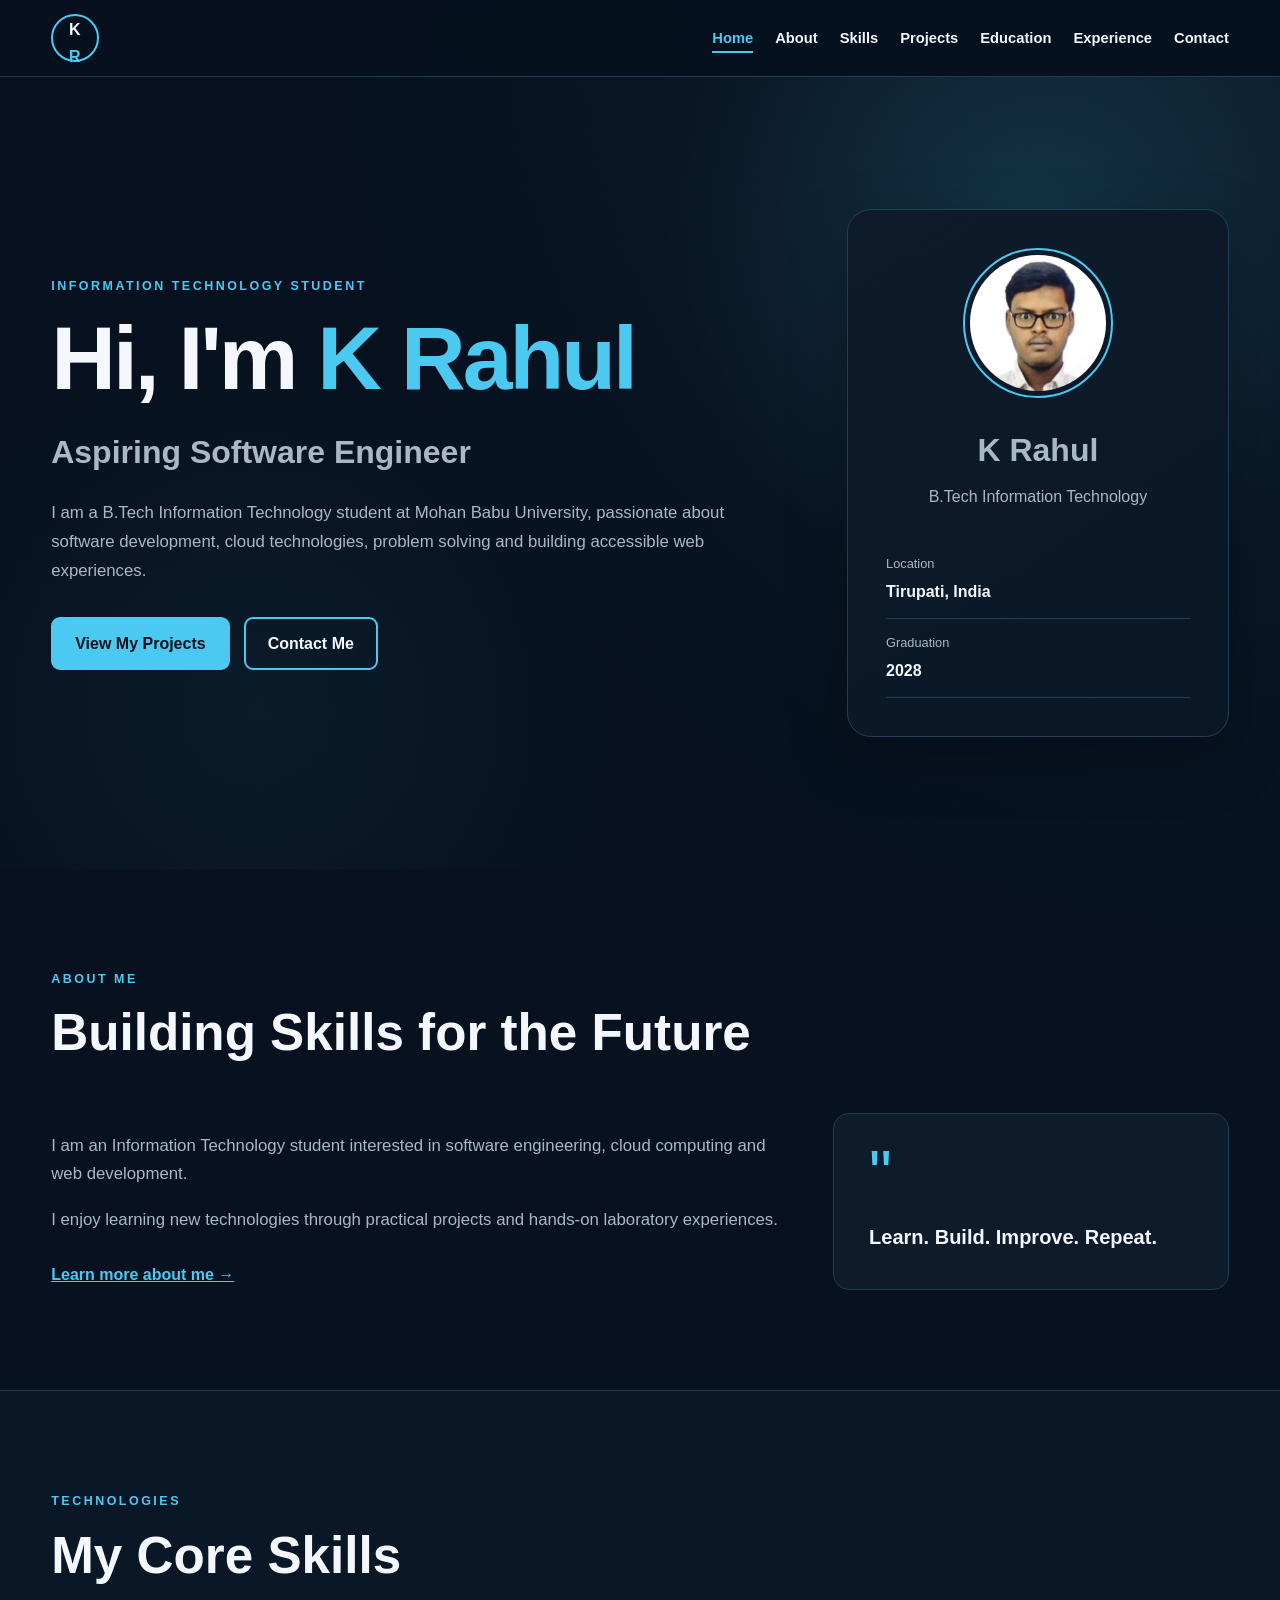
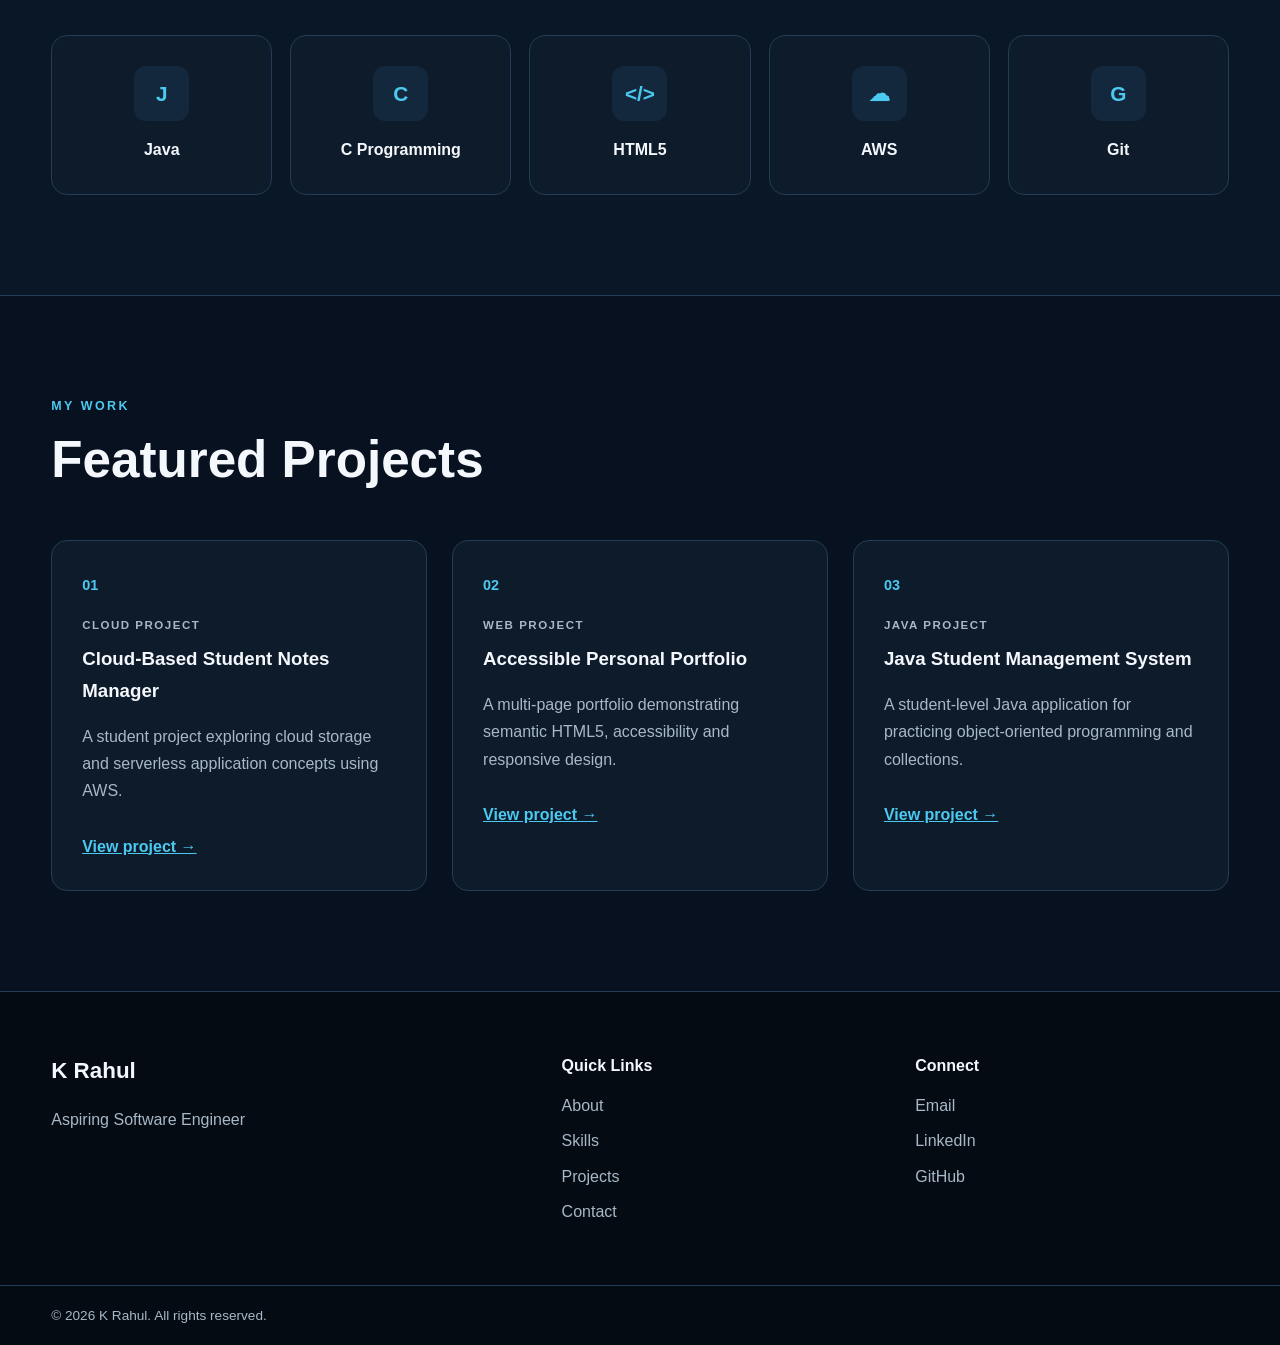
<file: index.html>
<!DOCTYPE html>
<html lang="en">
<head>
    <meta charset="UTF-8">

    <meta name="viewport" content="width=device-width, initial-scale=1.0">

    <title>K Rahul | Aspiring Software Engineer</title>

    <meta
        name="description"
        content="Portfolio of K Rahul, an Information Technology student and aspiring software engineer skilled in Java, C, HTML5, AWS and Git."
    >

    <meta
        name="keywords"
        content="K Rahul, Information Technology, Java, C, HTML5, AWS, Git, Software Engineer"
    >

    <meta name="author" content="K Rahul">

    <meta property="og:title" content="K Rahul | Aspiring Software Engineer">
    <meta
        property="og:description"
        content="Personal portfolio of K Rahul, an Information Technology student."
    >
    <meta property="og:type" content="website">

    <link rel="icon" type="image/png" href="assets/icons/favicon.png">
    <link rel="stylesheet" href="css/style.css">
</head>

<body>

<a class="skip-link" href="#main-content">
    Skip to main content
</a>

<header class="site-header">

    <nav class="navbar container" aria-label="Primary navigation">

        <a class="logo" href="index.html" aria-label="K Rahul home">
            K<span>R</span>
        </a>

        <button
            class="menu-button"
            type="button"
            aria-expanded="false"
            aria-controls="primary-navigation"
            aria-label="Open navigation menu"
        >
            <span></span>
            <span></span>
            <span></span>
        </button>

        <ul class="nav-list" id="primary-navigation">

            <li>
                <a href="index.html" aria-current="page">Home</a>
            </li>

            <li>
                <a href="about.html">About</a>
            </li>

            <li>
                <a href="skills.html">Skills</a>
            </li>

            <li>
                <a href="projects.html">Projects</a>
            </li>

            <li>
                <a href="education.html">Education</a>
            </li>

            <li>
                <a href="experience.html">Experience</a>
            </li>

            <li>
                <a href="contact.html">Contact</a>
            </li>

        </ul>

    </nav>

</header>


<main id="main-content">

    <!-- Hero Section -->
    <section class="hero" aria-labelledby="hero-title">

        <div class="hero-background"></div>

        <div class="container hero-container">

            <div class="hero-content">

                <p class="eyebrow">
                    INFORMATION TECHNOLOGY STUDENT
                </p>

                <h1 id="hero-title">
                    Hi, I'm <span>K Rahul</span>
                </h1>

                <h2>
                    Aspiring Software Engineer
                </h2>

                <p class="hero-description">
                    I am a B.Tech Information Technology student at
                    Mohan Babu University, passionate about software
                    development, cloud technologies, problem solving
                    and building accessible web experiences.
                </p>

                <div class="hero-buttons">

                    <a
                        href="projects.html"
                        class="button primary-button"
                    >
                        View My Projects
                    </a>

                    <a
                        href="contact.html"
                        class="button secondary-button"
                    >
                        Contact Me
                    </a>

                </div>

            </div>


            <aside class="profile-card" aria-label="Personal information">

                <div class="profile-image-container">

                    <img
                        src="assets/images/profile.jpg"
                        alt="Portrait of K Rahul"
                        class="profile-image"
                    >

                </div>

                <h2>K Rahul</h2>

                <p>
                    B.Tech Information Technology
                </p>

                <div class="profile-details">

                    <div>
                        <span>Location</span>
                        <strong>Tirupati, India</strong>
                    </div>

                    <div>
                        <span>Graduation</span>
                        <strong>2028</strong>
                    </div>

                </div>

            </aside>

        </div>

    </section>


    <!-- About Preview -->
    <section class="section" aria-labelledby="about-preview-title">

        <div class="container">

            <div class="section-heading">

                <p class="eyebrow">ABOUT ME</p>

                <h2 id="about-preview-title">
                    Building Skills for the Future
                </h2>

            </div>

            <div class="about-preview">

                <div>

                    <p>
                        I am an Information Technology student interested
                        in software engineering, cloud computing and web
                        development.
                    </p>

                    <p>
                        I enjoy learning new technologies through practical
                        projects and hands-on laboratory experiences.
                    </p>

                    <a href="about.html" class="text-link">
                        Learn more about me →
                    </a>

                </div>

                <aside class="quote-card">

                    <span class="quote-mark" aria-hidden="true">
                        "
                    </span>

                    <p>
                        Learn. Build. Improve. Repeat.
                    </p>

                </aside>

            </div>

        </div>

    </section>


    <!-- Skills Preview -->
    <section class="section section-dark" aria-labelledby="skills-preview-title">

        <div class="container">

            <div class="section-heading">

                <p class="eyebrow">TECHNOLOGIES</p>

                <h2 id="skills-preview-title">
                    My Core Skills
                </h2>

            </div>

            <div class="skills-preview">

                <article class="skill-mini-card">
                    <span aria-hidden="true">J</span>
                    <h3>Java</h3>
                </article>

                <article class="skill-mini-card">
                    <span aria-hidden="true">C</span>
                    <h3>C Programming</h3>
                </article>

                <article class="skill-mini-card">
                    <span aria-hidden="true">&lt;/&gt;</span>
                    <h3>HTML5</h3>
                </article>

                <article class="skill-mini-card">
                    <span aria-hidden="true">☁</span>
                    <h3>AWS</h3>
                </article>

                <article class="skill-mini-card">
                    <span aria-hidden="true">G</span>
                    <h3>Git</h3>
                </article>

            </div>

        </div>

    </section>


    <!-- Projects Preview -->
    <section class="section" aria-labelledby="projects-preview-title">

        <div class="container">

            <div class="section-heading">

                <p class="eyebrow">MY WORK</p>

                <h2 id="projects-preview-title">
                    Featured Projects
                </h2>

            </div>

            <div class="project-preview-grid">

                <article class="project-preview-card">

                    <span class="project-number">
                        01
                    </span>

                    <p class="project-type">
                        CLOUD PROJECT
                    </p>

                    <h3>
                        Cloud-Based Student Notes Manager
                    </h3>

                    <p>
                        A student project exploring cloud storage and
                        serverless application concepts using AWS.
                    </p>

                    <a href="projects.html">
                        View project →
                    </a>

                </article>


                <article class="project-preview-card">

                    <span class="project-number">
                        02
                    </span>

                    <p class="project-type">
                        WEB PROJECT
                    </p>

                    <h3>
                        Accessible Personal Portfolio
                    </h3>

                    <p>
                        A multi-page portfolio demonstrating semantic
                        HTML5, accessibility and responsive design.
                    </p>

                    <a href="projects.html">
                        View project →
                    </a>

                </article>


                <article class="project-preview-card">

                    <span class="project-number">
                        03
                    </span>

                    <p class="project-type">
                        JAVA PROJECT
                    </p>

                    <h3>
                        Java Student Management System
                    </h3>

                    <p>
                        A student-level Java application for practicing
                        object-oriented programming and collections.
                    </p>

                    <a href="projects.html">
                        View project →
                    </a>

                </article>

            </div>

        </div>

    </section>

</main>


<footer class="site-footer">

    <div class="container footer-grid">

        <div>

            <a class="footer-logo" href="index.html">
                K Rahul
            </a>

            <p>
                Aspiring Software Engineer
            </p>

        </div>


        <div>

            <h2>Quick Links</h2>

            <nav aria-label="Footer navigation">

                <ul class="footer-links">

                    <li><a href="about.html">About</a></li>
                    <li><a href="skills.html">Skills</a></li>
                    <li><a href="projects.html">Projects</a></li>
                    <li><a href="contact.html">Contact</a></li>

                </ul>

            </nav>

        </div>


        <div>

            <h2>Connect</h2>

            <ul class="footer-links">

                <li>
                    <a href="mailto:kalapatirahul1@gmail.com">
                        Email
                    </a>
                </li>

                <li>
                    <a
                        href="https://www.linkedin.com/in/rahulkalapati/"
                        target="_blank"
                        rel="noopener noreferrer"
                    >
                        LinkedIn
                        <span class="visually-hidden">
                            opens in a new tab
                        </span>
                    </a>
                </li>

                <li>
                    <a
                        href="https://github.com/kalapatirahul"
                        target="_blank"
                        rel="noopener noreferrer"
                    >
                        GitHub
                        <span class="visually-hidden">
                            opens in a new tab
                        </span>
                    </a>
                </li>

            </ul>

        </div>

    </div>


    <div class="footer-bottom">

        <div class="container">

            <p>
                &copy; 2026 K Rahul. All rights reserved.
            </p>

        </div>

    </div>

</footer>


<script src="js/script.js"></script>

</body>
</html>
</file>
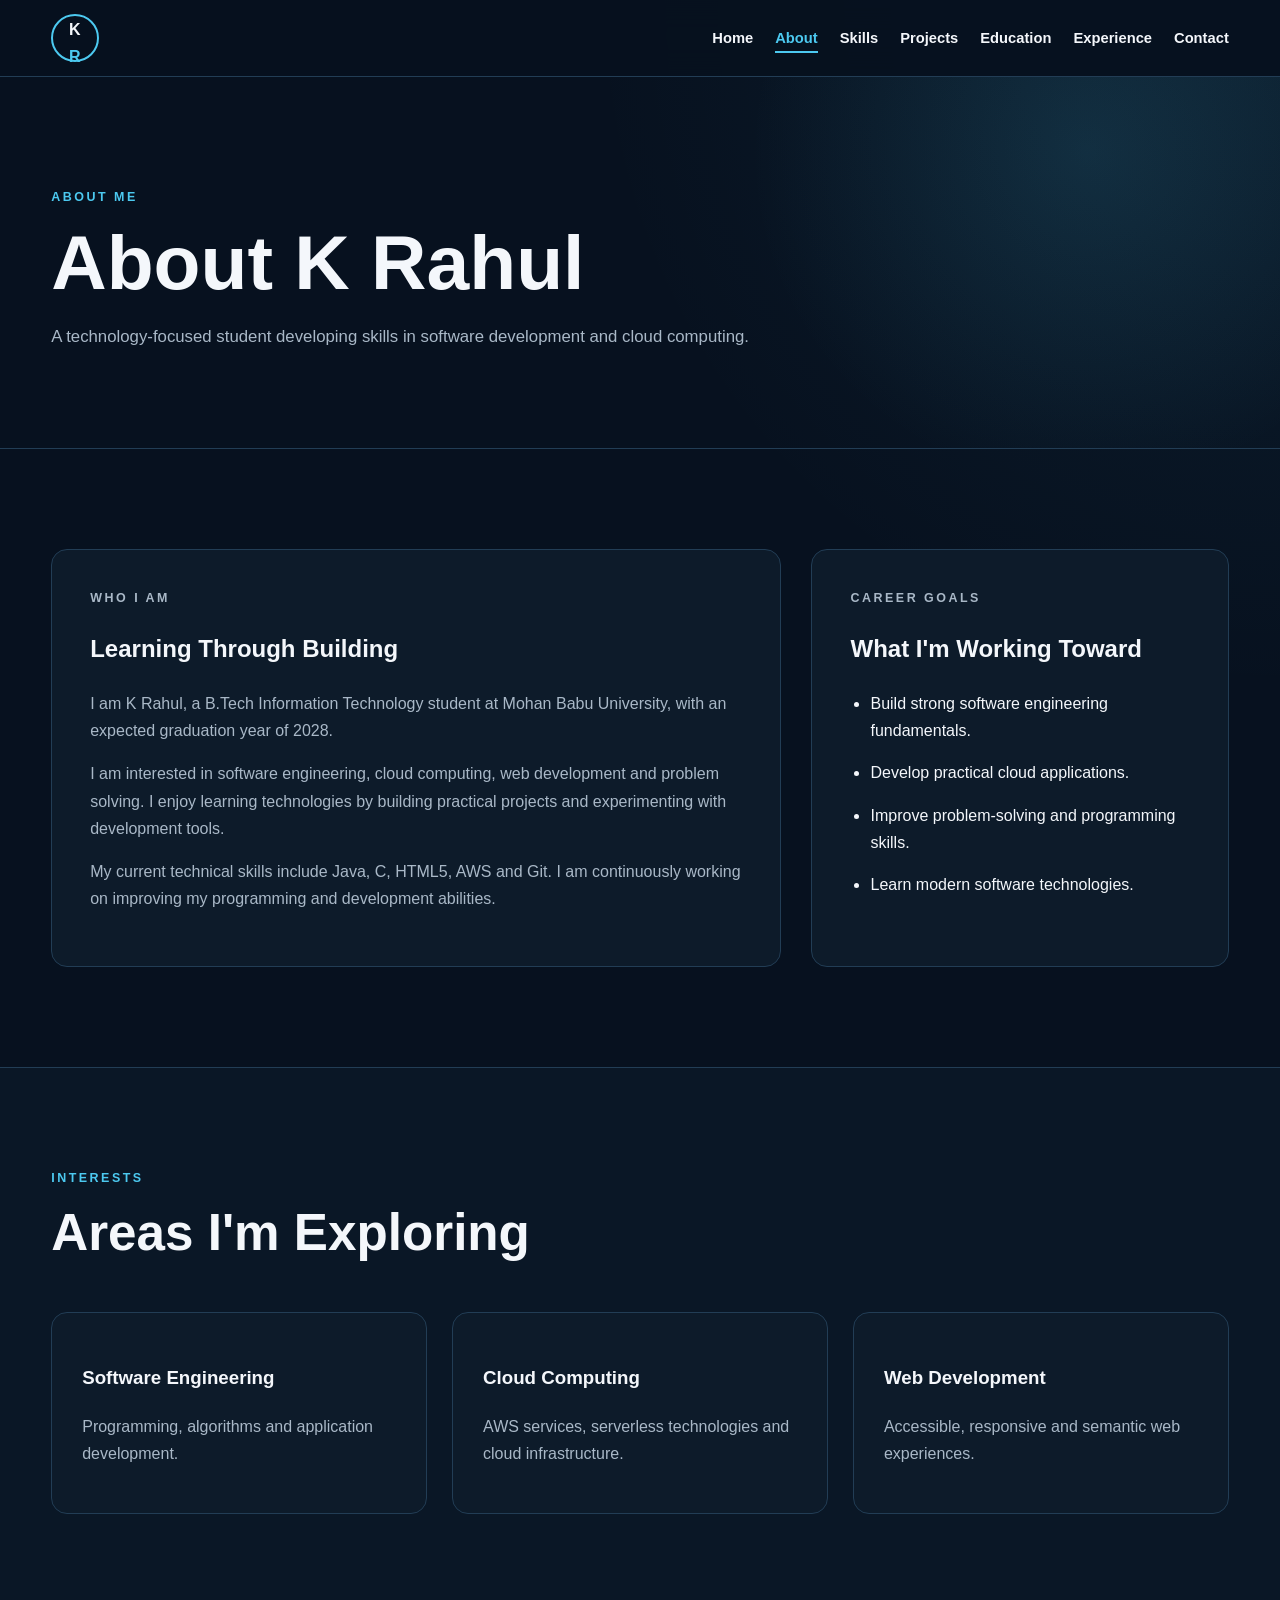
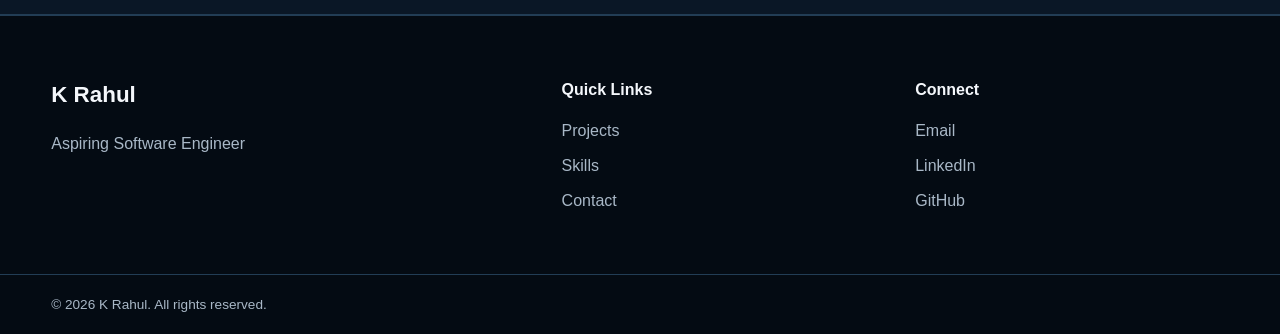
<file: about.html>
<!DOCTYPE html>
<html lang="en">
<head>

    <meta charset="UTF-8">

    <meta name="viewport" content="width=device-width, initial-scale=1.0">

    <title>About | K Rahul</title>

    <meta
        name="description"
        content="Learn about K Rahul, an Information Technology student and aspiring software engineer."
    >

    <meta name="author" content="K Rahul">

    <link rel="icon" type="image/png" href="assets/icons/favicon.png">

    <link rel="stylesheet" href="css/style.css">

</head>

<body>

<a class="skip-link" href="#main-content">
    Skip to main content
</a>


<header class="site-header">

    <nav class="navbar container" aria-label="Primary navigation">

        <a class="logo" href="index.html" aria-label="K Rahul home">
            K<span>R</span>
        </a>

        <button
            class="menu-button"
            type="button"
            aria-expanded="false"
            aria-controls="primary-navigation"
            aria-label="Open navigation menu"
        >
            <span></span>
            <span></span>
            <span></span>
        </button>

        <ul class="nav-list" id="primary-navigation">

            <li><a href="index.html">Home</a></li>

            <li>
                <a href="about.html" aria-current="page">
                    About
                </a>
            </li>

            <li><a href="skills.html">Skills</a></li>

            <li><a href="projects.html">Projects</a></li>

            <li><a href="education.html">Education</a></li>

            <li><a href="experience.html">Experience</a></li>

            <li><a href="contact.html">Contact</a></li>

        </ul>

    </nav>

</header>


<main id="main-content">

    <section class="page-header" aria-labelledby="page-title">

        <div class="container">

            <p class="eyebrow">ABOUT ME</p>

            <h1 id="page-title">
                About K Rahul
            </h1>

            <p>
                A technology-focused student developing skills
                in software development and cloud computing.
            </p>

        </div>

    </section>


    <section class="section" aria-labelledby="who-i-am">

        <div class="container two-column">

            <article class="content-card">

                <p class="eyebrow">WHO I AM</p>

                <h2 id="who-i-am">
                    Learning Through Building
                </h2>

                <p>
                    I am K Rahul, a B.Tech Information Technology student
                    at Mohan Babu University, with an expected graduation
                    year of 2028.
                </p>

                <p>
                    I am interested in software engineering, cloud
                    computing, web development and problem solving.
                    I enjoy learning technologies by building practical
                    projects and experimenting with development tools.
                </p>

                <p>
                    My current technical skills include Java, C, HTML5,
                    AWS and Git. I am continuously working on improving
                    my programming and development abilities.
                </p>

            </article>


            <aside class="content-card">

                <p class="eyebrow">CAREER GOALS</p>

                <h2>
                    What I'm Working Toward
                </h2>

                <ul class="check-list">

                    <li>
                        Build strong software engineering fundamentals.
                    </li>

                    <li>
                        Develop practical cloud applications.
                    </li>

                    <li>
                        Improve problem-solving and programming skills.
                    </li>

                    <li>
                        Learn modern software technologies.
                    </li>

                </ul>

            </aside>

        </div>

    </section>


    <section class="section section-dark" aria-labelledby="interests-title">

        <div class="container">

            <div class="section-heading">

                <p class="eyebrow">INTERESTS</p>

                <h2 id="interests-title">
                    Areas I'm Exploring
                </h2>

            </div>

            <div class="interest-grid">

                <article class="interest-card">
                    <h3>Software Engineering</h3>
                    <p>
                        Programming, algorithms and application development.
                    </p>
                </article>

                <article class="interest-card">
                    <h3>Cloud Computing</h3>
                    <p>
                        AWS services, serverless technologies and cloud
                        infrastructure.
                    </p>
                </article>

                <article class="interest-card">
                    <h3>Web Development</h3>
                    <p>
                        Accessible, responsive and semantic web experiences.
                    </p>
                </article>

            </div>

        </div>

    </section>

</main>


<footer class="site-footer">

    <div class="container footer-grid">

        <div>
            <a class="footer-logo" href="index.html">
                K Rahul
            </a>
            <p>Aspiring Software Engineer</p>
        </div>

        <div>
            <h2>Quick Links</h2>

            <ul class="footer-links">
                <li><a href="projects.html">Projects</a></li>
                <li><a href="skills.html">Skills</a></li>
                <li><a href="contact.html">Contact</a></li>
            </ul>
        </div>

        <div>
            <h2>Connect</h2>

            <ul class="footer-links">
                <li>
                    <a href="mailto:kalapatirahul1@gmail.com">
                        Email
                    </a>
                </li>

                <li>
                    <a
                        href="https://www.linkedin.com/in/rahulkalapati/"
                        target="_blank"
                        rel="noopener noreferrer"
                    >
                        LinkedIn
                    </a>
                </li>

                <li>
                    <a
                        href="https://github.com/kalapatirahul"
                        target="_blank"
                        rel="noopener noreferrer"
                    >
                        GitHub
                    </a>
                </li>
            </ul>
        </div>

    </div>

    <div class="footer-bottom">

        <div class="container">

            <p>
                &copy; 2026 K Rahul. All rights reserved.
            </p>

        </div>

    </div>

</footer>


<script src="js/script.js"></script>

</body>
</html>
</file>
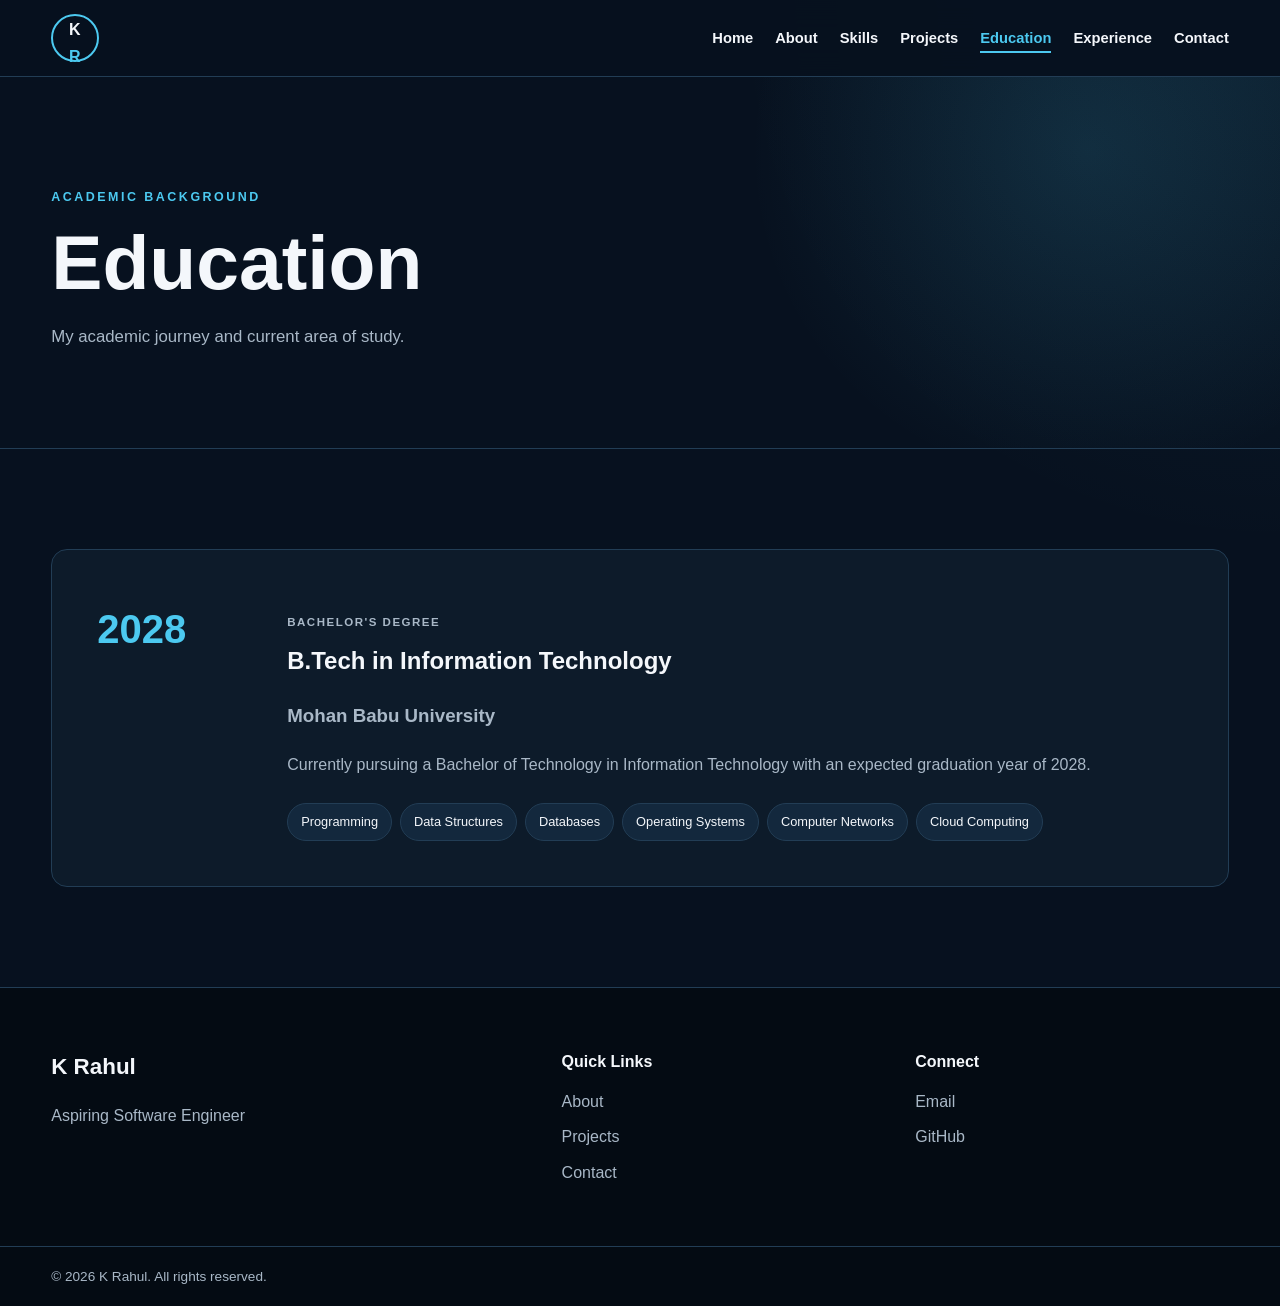
<file: education.html>
<!DOCTYPE html>
<html lang="en">

<head>

    <meta charset="UTF-8">

    <meta name="viewport" content="width=device-width, initial-scale=1.0">

    <title>Education | K Rahul</title>

    <meta
        name="description"
        content="Education background of K Rahul, B.Tech Information Technology student at Mohan Babu University."
    >

    <link rel="icon" type="image/png" href="assets/icons/favicon.png">

    <link rel="stylesheet" href="css/style.css">

</head>

<body>

<a class="skip-link" href="#main-content">
    Skip to main content
</a>


<header class="site-header">

    <nav class="navbar container" aria-label="Primary navigation">

        <a class="logo" href="index.html">
            K<span>R</span>
        </a>

        <button
            class="menu-button"
            type="button"
            aria-expanded="false"
            aria-controls="primary-navigation"
            aria-label="Open navigation menu"
        >
            <span></span>
            <span></span>
            <span></span>
        </button>

        <ul class="nav-list" id="primary-navigation">

            <li><a href="index.html">Home</a></li>

            <li><a href="about.html">About</a></li>

            <li><a href="skills.html">Skills</a></li>

            <li><a href="projects.html">Projects</a></li>

            <li>
                <a href="education.html" aria-current="page">
                    Education
                </a>
            </li>

            <li><a href="experience.html">Experience</a></li>

            <li><a href="contact.html">Contact</a></li>

        </ul>

    </nav>

</header>


<main id="main-content">

    <section class="page-header" aria-labelledby="page-title">

        <div class="container">

            <p class="eyebrow">ACADEMIC BACKGROUND</p>

            <h1 id="page-title">
                Education
            </h1>

            <p>
                My academic journey and current area of study.
            </p>

        </div>

    </section>


    <section class="section" aria-labelledby="degree-title">

        <div class="container">

            <article class="education-card">

                <div class="education-year">
                    2028
                </div>

                <div>

                    <p class="project-type">
                        BACHELOR'S DEGREE
                    </p>

                    <h2 id="degree-title">
                        B.Tech in Information Technology
                    </h2>

                    <h3>
                        Mohan Babu University
                    </h3>

                    <p>
                        Currently pursuing a Bachelor of Technology
                        in Information Technology with an expected
                        graduation year of 2028.
                    </p>

                    <div class="education-topics">

                        <span>Programming</span>
                        <span>Data Structures</span>
                        <span>Databases</span>
                        <span>Operating Systems</span>
                        <span>Computer Networks</span>
                        <span>Cloud Computing</span>

                    </div>

                </div>

            </article>

        </div>

    </section>

</main>


<footer class="site-footer">

    <div class="container footer-grid">

        <div>
            <a class="footer-logo" href="index.html">
                K Rahul
            </a>
            <p>Aspiring Software Engineer</p>
        </div>

        <div>
            <h2>Quick Links</h2>

            <ul class="footer-links">
                <li><a href="about.html">About</a></li>
                <li><a href="projects.html">Projects</a></li>
                <li><a href="contact.html">Contact</a></li>
            </ul>
        </div>

        <div>
            <h2>Connect</h2>

            <ul class="footer-links">
                <li>
                    <a href="mailto:kalapatirahul1@gmail.com">
                        Email
                    </a>
                </li>
                <li>
                    <a href="https://github.com/kalapatirahul"
                       target="_blank"
                       rel="noopener noreferrer">
                        GitHub
                    </a>
                </li>
            </ul>
        </div>

    </div>

    <div class="footer-bottom">

        <div class="container">

            <p>
                &copy; 2026 K Rahul. All rights reserved.
            </p>

        </div>

    </div>

</footer>


<script src="js/script.js"></script>

</body>
</html>
</file>
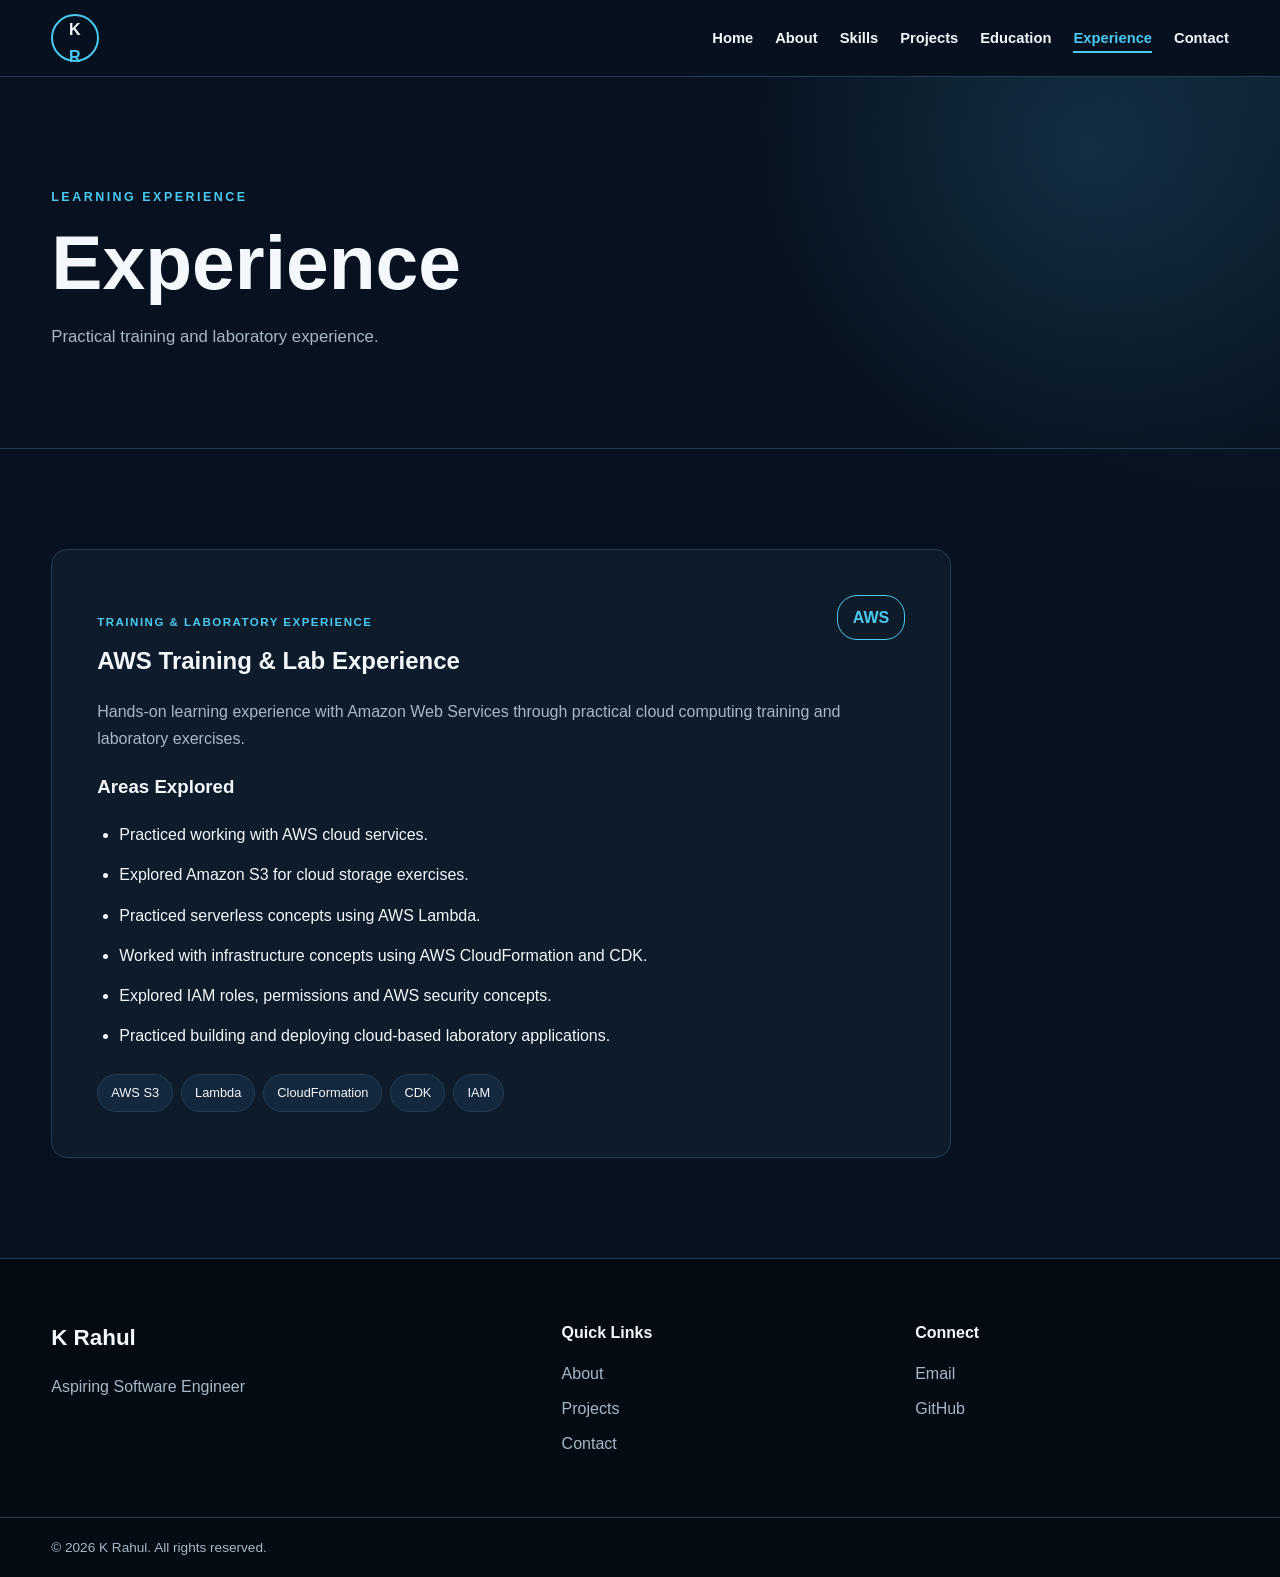
<file: experience.html>
<!DOCTYPE html>
<html lang="en">

<head>

    <meta charset="UTF-8">

    <meta name="viewport" content="width=device-width, initial-scale=1.0">

    <title>Experience | K Rahul</title>

    <meta
        name="description"
        content="AWS training and laboratory experience of K Rahul."
    >

    <link rel="icon" type="image/png" href="assets/icons/favicon.png">

    <link rel="stylesheet" href="css/style.css">

</head>

<body>

<a class="skip-link" href="#main-content">
    Skip to main content
</a>


<header class="site-header">

    <nav class="navbar container" aria-label="Primary navigation">

        <a class="logo" href="index.html">
            K<span>R</span>
        </a>

        <button
            class="menu-button"
            type="button"
            aria-expanded="false"
            aria-controls="primary-navigation"
            aria-label="Open navigation menu"
        >
            <span></span>
            <span></span>
            <span></span>
        </button>

        <ul class="nav-list" id="primary-navigation">

            <li><a href="index.html">Home</a></li>

            <li><a href="about.html">About</a></li>

            <li><a href="skills.html">Skills</a></li>

            <li><a href="projects.html">Projects</a></li>

            <li><a href="education.html">Education</a></li>

            <li>
                <a href="experience.html" aria-current="page">
                    Experience
                </a>
            </li>

            <li><a href="contact.html">Contact</a></li>

        </ul>

    </nav>

</header>


<main id="main-content">

    <section class="page-header" aria-labelledby="page-title">

        <div class="container">

            <p class="eyebrow">
                LEARNING EXPERIENCE
            </p>

            <h1 id="page-title">
                Experience
            </h1>

            <p>
                Practical training and laboratory experience.
            </p>

        </div>

    </section>


    <section class="section" aria-labelledby="aws-title">

        <div class="container">

            <article class="experience-card">

                <div class="experience-header">

                    <div>

                        <p class="project-type">
                            TRAINING & LABORATORY EXPERIENCE
                        </p>

                        <h2 id="aws-title">
                            AWS Training & Lab Experience
                        </h2>

                    </div>

                    <span class="experience-badge">
                        AWS
                    </span>

                </div>


                <p>
                    Hands-on learning experience with Amazon Web Services
                    through practical cloud computing training and
                    laboratory exercises.
                </p>


                <h3>
                    Areas Explored
                </h3>

                <ul class="experience-list">

                    <li>
                        Practiced working with AWS cloud services.
                    </li>

                    <li>
                        Explored Amazon S3 for cloud storage exercises.
                    </li>

                    <li>
                        Practiced serverless concepts using AWS Lambda.
                    </li>

                    <li>
                        Worked with infrastructure concepts using
                        AWS CloudFormation and CDK.
                    </li>

                    <li>
                        Explored IAM roles, permissions and AWS security
                        concepts.
                    </li>

                    <li>
                        Practiced building and deploying cloud-based
                        laboratory applications.
                    </li>

                </ul>


                <div class="technology-list">

                    <span>AWS S3</span>
                    <span>Lambda</span>
                    <span>CloudFormation</span>
                    <span>CDK</span>
                    <span>IAM</span>

                </div>

            </article>

        </div>

    </section>

</main>


<footer class="site-footer">

    <div class="container footer-grid">

        <div>
            <a class="footer-logo" href="index.html">
                K Rahul
            </a>
            <p>Aspiring Software Engineer</p>
        </div>

        <div>
            <h2>Quick Links</h2>

            <ul class="footer-links">
                <li><a href="about.html">About</a></li>
                <li><a href="projects.html">Projects</a></li>
                <li><a href="contact.html">Contact</a></li>
            </ul>
        </div>

        <div>
            <h2>Connect</h2>

            <ul class="footer-links">
                <li>
                    <a href="mailto:kalapatirahul1@gmail.com">
                        Email
                    </a>
                </li>
                <li>
                    <a href="https://github.com/kalapatirahul"
                       target="_blank"
                       rel="noopener noreferrer">
                        GitHub
                    </a>
                </li>
            </ul>
        </div>

    </div>

    <div class="footer-bottom">

        <div class="container">

            <p>
                &copy; 2026 K Rahul. All rights reserved.
            </p>

        </div>

    </div>

</footer>


<script src="js/script.js"></script>

</body>
</html>
</file>
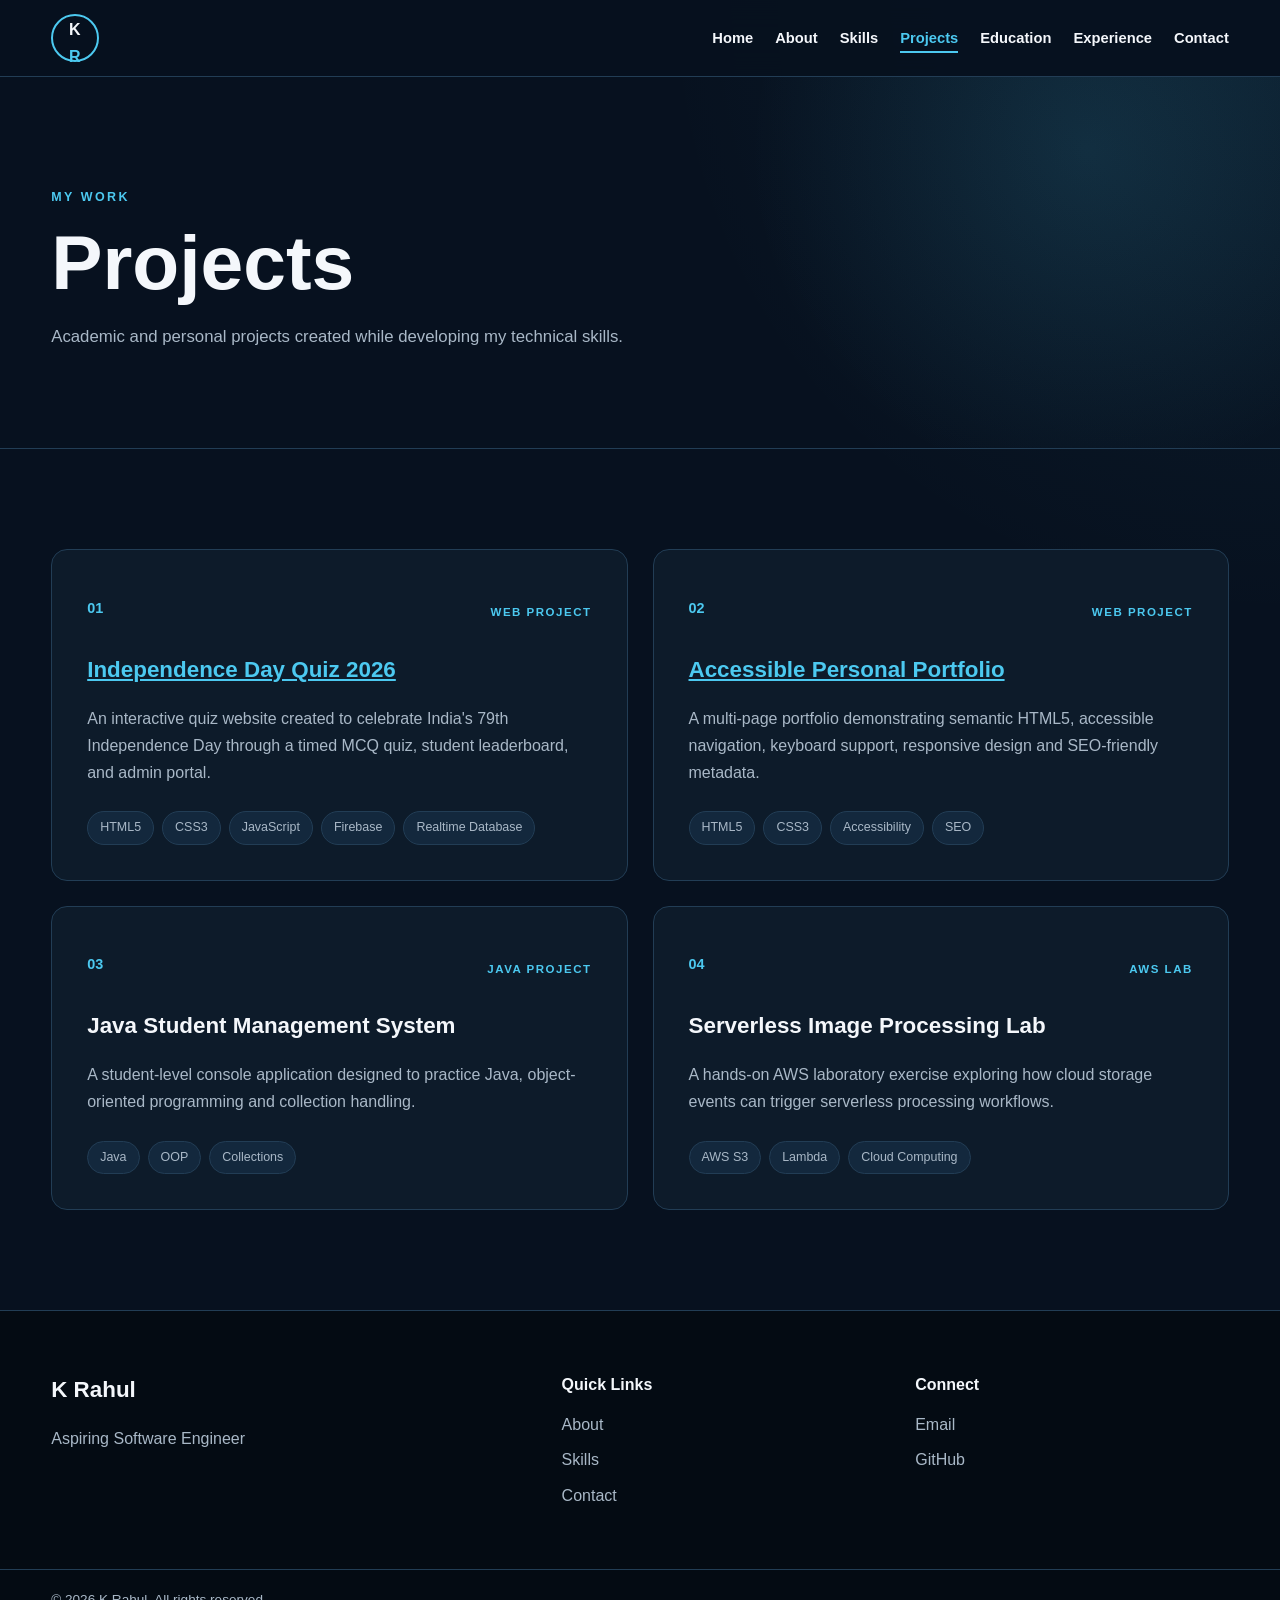
<file: projects.html>
<!DOCTYPE html>
<html lang="en">

<head>

    <meta charset="UTF-8">

    <meta name="viewport" content="width=device-width, initial-scale=1.0">

    <title>Projects | K Rahul</title>

    <meta
        name="description"
        content="Academic and personal projects created by K Rahul using Java, HTML5 and AWS."
    >

    <link rel="icon" type="image/png" href="assets/icons/favicon.png">

    <link rel="stylesheet" href="css/style.css">

</head>

<body>

<a class="skip-link" href="#main-content">
    Skip to main content
</a>


<header class="site-header">

    <nav class="navbar container" aria-label="Primary navigation">

        <a class="logo" href="index.html">
            K<span>R</span>
        </a>

        <button
            class="menu-button"
            type="button"
            aria-expanded="false"
            aria-controls="primary-navigation"
            aria-label="Open navigation menu"
        >
            <span></span>
            <span></span>
            <span></span>
        </button>

        <ul class="nav-list" id="primary-navigation">

            <li><a href="index.html">Home</a></li>

            <li><a href="about.html">About</a></li>

            <li><a href="skills.html">Skills</a></li>

            <li>
                <a href="projects.html" aria-current="page">
                    Projects
                </a>
            </li>

            <li><a href="education.html">Education</a></li>

            <li><a href="experience.html">Experience</a></li>

            <li><a href="contact.html">Contact</a></li>

        </ul>

    </nav>

</header>


<main id="main-content">

    <section class="page-header" aria-labelledby="page-title">

        <div class="container">

            <p class="eyebrow">MY WORK</p>

            <h1 id="page-title">
                Projects
            </h1>

            <p>
                Academic and personal projects created while
                developing my technical skills.
            </p>

        </div>

    </section>


    <section class="section" aria-labelledby="project-list-title">

        <div class="container">

            <h2 id="project-list-title" class="visually-hidden">
                Project list
            </h2>

            <div class="project-grid">


                <!-- PROJECT 01 -->

                <article class="project-card">

                    <div class="project-top">

                        <span class="project-number">
                            01
                        </span>

                        <span class="project-type">
                            WEB PROJECT
                        </span>

                    </div>

                    <h3>
                        <a
                            href="https://kalapatirahul.github.io/quiz/"
                            target="_blank"
                            rel="noopener noreferrer"
                        >
                            Independence Day Quiz 2026
                        </a>
                    </h3>

                    <p>
                        An interactive quiz website created to celebrate
                        India's 79th Independence Day through a timed MCQ
                        quiz, student leaderboard, and admin portal.
                    </p>

                    <ul class="tag-list">
                        <li>HTML5</li>
                        <li>CSS3</li>
                        <li>JavaScript</li>
                        <li>Firebase</li>
                        <li>Realtime Database</li>
                    </ul>

                </article>


                <!-- PROJECT 02 -->

                <article class="project-card">

                    <div class="project-top">

                        <span class="project-number">
                            02
                        </span>

                        <span class="project-type">
                            WEB PROJECT
                        </span>

                    </div>

                    <h3>
                        <a
                            href="https://kalapatirahul.github.io/K-Rahul-Portfolio/"
                            target="_blank"
                            rel="noopener noreferrer"
                        >
                            Accessible Personal Portfolio
                        </a>
                    </h3>

                    <p>
                        A multi-page portfolio demonstrating semantic
                        HTML5, accessible navigation, keyboard support,
                        responsive design and SEO-friendly metadata.
                    </p>

                    <ul class="tag-list">
                        <li>HTML5</li>
                        <li>CSS3</li>
                        <li>Accessibility</li>
                        <li>SEO</li>
                    </ul>

                </article>


                <!-- PROJECT 03 -->

                <article class="project-card">

                    <div class="project-top">

                        <span class="project-number">
                            03
                        </span>

                        <span class="project-type">
                            JAVA PROJECT
                        </span>

                    </div>

                    <h3>
                        Java Student Management System
                    </h3>

                    <p>
                        A student-level console application designed
                        to practice Java, object-oriented programming
                        and collection handling.
                    </p>

                    <ul class="tag-list">
                        <li>Java</li>
                        <li>OOP</li>
                        <li>Collections</li>
                    </ul>

                </article>


                <!-- PROJECT 04 -->

                <article class="project-card">

                    <div class="project-top">

                        <span class="project-number">
                            04
                        </span>

                        <span class="project-type">
                            AWS LAB
                        </span>

                    </div>

                    <h3>
                        Serverless Image Processing Lab
                    </h3>

                    <p>
                        A hands-on AWS laboratory exercise exploring
                        how cloud storage events can trigger serverless
                        processing workflows.
                    </p>

                    <ul class="tag-list">
                        <li>AWS S3</li>
                        <li>Lambda</li>
                        <li>Cloud Computing</li>
                    </ul>

                </article>


            </div>

        </div>

    </section>

</main>


<footer class="site-footer">

    <div class="container footer-grid">

        <div>
            <a class="footer-logo" href="index.html">
                K Rahul
            </a>
            <p>Aspiring Software Engineer</p>
        </div>

        <div>
            <h2>Quick Links</h2>

            <ul class="footer-links">
                <li><a href="about.html">About</a></li>
                <li><a href="skills.html">Skills</a></li>
                <li><a href="contact.html">Contact</a></li>
            </ul>
        </div>

        <div>
            <h2>Connect</h2>

            <ul class="footer-links">

                <li>
                    <a href="mailto:kalapatirahul1@gmail.com">
                        Email
                    </a>
                </li>

                <li>
                    <a
                        href="https://github.com/kalapatirahul"
                        target="_blank"
                        rel="noopener noreferrer"
                    >
                        GitHub
                    </a>
                </li>

            </ul>

        </div>

    </div>

    <div class="footer-bottom">

        <div class="container">

            <p>
                &copy; 2026 K Rahul. All rights reserved.
            </p>

        </div>

    </div>

</footer>


<script src="js/script.js"></script>

</body>
</html>
</file>
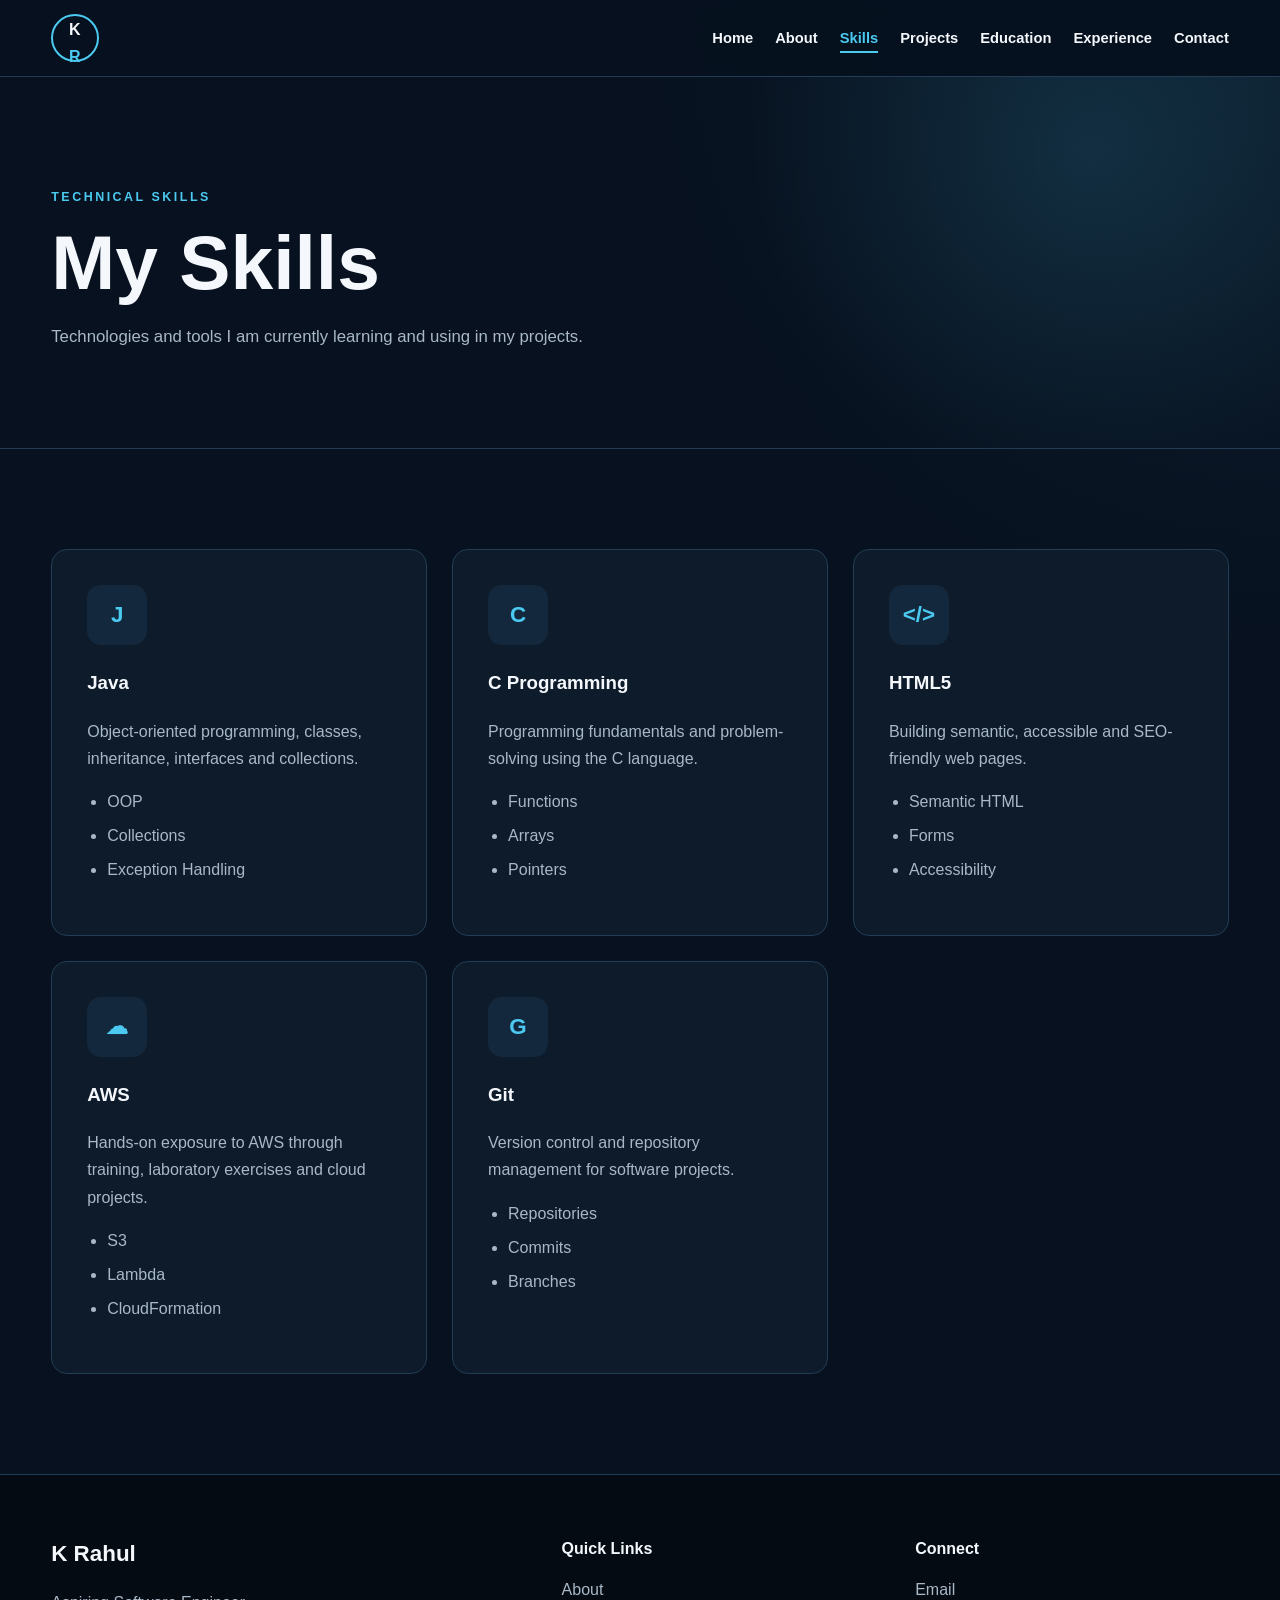
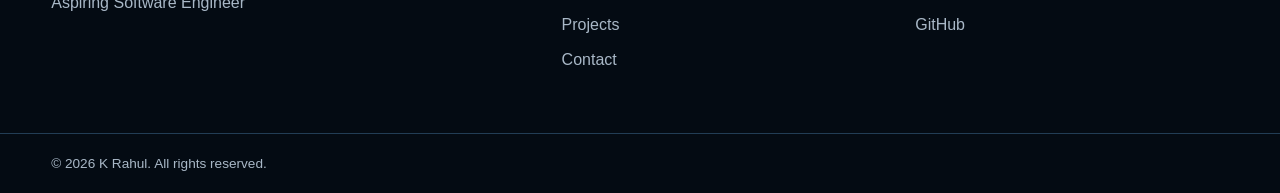
<file: skills.html>
<!DOCTYPE html>
<html lang="en">

<head>

    <meta charset="UTF-8">

    <meta name="viewport" content="width=device-width, initial-scale=1.0">

    <title>Skills | K Rahul</title>

    <meta
        name="description"
        content="Technical skills of K Rahul including Java, C, HTML5, AWS and Git."
    >

    <link rel="icon" type="image/png" href="assets/icons/favicon.png">

    <link rel="stylesheet" href="css/style.css">

</head>

<body>

<a class="skip-link" href="#main-content">
    Skip to main content
</a>


<header class="site-header">

    <nav class="navbar container" aria-label="Primary navigation">

        <a class="logo" href="index.html">
            K<span>R</span>
        </a>

        <button
            class="menu-button"
            type="button"
            aria-expanded="false"
            aria-controls="primary-navigation"
            aria-label="Open navigation menu"
        >
            <span></span>
            <span></span>
            <span></span>
        </button>

        <ul class="nav-list" id="primary-navigation">

            <li><a href="index.html">Home</a></li>

            <li><a href="about.html">About</a></li>

            <li>
                <a href="skills.html" aria-current="page">
                    Skills
                </a>
            </li>

            <li><a href="projects.html">Projects</a></li>

            <li><a href="education.html">Education</a></li>

            <li><a href="experience.html">Experience</a></li>

            <li><a href="contact.html">Contact</a></li>

        </ul>

    </nav>

</header>


<main id="main-content">

    <section class="page-header" aria-labelledby="page-title">

        <div class="container">

            <p class="eyebrow">TECHNICAL SKILLS</p>

            <h1 id="page-title">
                My Skills
            </h1>

            <p>
                Technologies and tools I am currently learning
                and using in my projects.
            </p>

        </div>

    </section>


    <section class="section" aria-labelledby="skills-title">

        <div class="container">

            <h2 id="skills-title" class="visually-hidden">
                Technical skills
            </h2>

            <div class="skills-grid">

                <article class="skill-card">

                    <div class="skill-icon" aria-hidden="true">
                        J
                    </div>

                    <h3>Java</h3>

                    <p>
                        Object-oriented programming, classes,
                        inheritance, interfaces and collections.
                    </p>

                    <ul>
                        <li>OOP</li>
                        <li>Collections</li>
                        <li>Exception Handling</li>
                    </ul>

                </article>


                <article class="skill-card">

                    <div class="skill-icon" aria-hidden="true">
                        C
                    </div>

                    <h3>C Programming</h3>

                    <p>
                        Programming fundamentals and problem-solving
                        using the C language.
                    </p>

                    <ul>
                        <li>Functions</li>
                        <li>Arrays</li>
                        <li>Pointers</li>
                    </ul>

                </article>


                <article class="skill-card">

                    <div class="skill-icon" aria-hidden="true">
                        &lt;/&gt;
                    </div>

                    <h3>HTML5</h3>

                    <p>
                        Building semantic, accessible and
                        SEO-friendly web pages.
                    </p>

                    <ul>
                        <li>Semantic HTML</li>
                        <li>Forms</li>
                        <li>Accessibility</li>
                    </ul>

                </article>


                <article class="skill-card">

                    <div class="skill-icon" aria-hidden="true">
                        ☁
                    </div>

                    <h3>AWS</h3>

                    <p>
                        Hands-on exposure to AWS through training,
                        laboratory exercises and cloud projects.
                    </p>

                    <ul>
                        <li>S3</li>
                        <li>Lambda</li>
                        <li>CloudFormation</li>
                    </ul>

                </article>


                <article class="skill-card">

                    <div class="skill-icon" aria-hidden="true">
                        G
                    </div>

                    <h3>Git</h3>

                    <p>
                        Version control and repository management
                        for software projects.
                    </p>

                    <ul>
                        <li>Repositories</li>
                        <li>Commits</li>
                        <li>Branches</li>
                    </ul>

                </article>

            </div>

        </div>

    </section>

</main>


<footer class="site-footer">

    <div class="container footer-grid">

        <div>
            <a class="footer-logo" href="index.html">
                K Rahul
            </a>
            <p>Aspiring Software Engineer</p>
        </div>

        <div>
            <h2>Quick Links</h2>

            <ul class="footer-links">
                <li><a href="about.html">About</a></li>
                <li><a href="projects.html">Projects</a></li>
                <li><a href="contact.html">Contact</a></li>
            </ul>
        </div>

        <div>
            <h2>Connect</h2>

            <ul class="footer-links">
                <li>
                    <a href="mailto:kalapatirahul1@gmail.com">
                        Email
                    </a>
                </li>
                <li>
                    <a href="https://github.com/kalapatirahul"
                       target="_blank"
                       rel="noopener noreferrer">
                        GitHub
                    </a>
                </li>
            </ul>
        </div>

    </div>

    <div class="footer-bottom">

        <div class="container">

            <p>
                &copy; 2026 K Rahul. All rights reserved.
            </p>

        </div>

    </div>

</footer>


<script src="js/script.js"></script>

</body>
</html>
</file>
<file: css/style.css>
/* =========================================
   K RAHUL PORTFOLIO
   Professional Accessible Stylesheet
========================================= */


/* =========================================
   VARIABLES
========================================= */

:root {

    --background: #07111f;

    --background-secondary: #0a1726;

    --surface: #0d1b2a;

    --surface-light: #13283d;

    --text: #f4f7fb;

    --text-muted: #a9b8c7;

    --accent: #4cc9f0;

    --accent-light: #8ce1fa;

    --border: #223d55;

    --focus: #ffd166;

    --danger: #ff8c8c;

    --max-width: 1180px;

    --radius: 16px;

    --shadow:
        0 20px 60px rgba(0, 0, 0, 0.25);

}


/* =========================================
   RESET
========================================= */

* {
    box-sizing: border-box;
}

html {
    scroll-behavior: smooth;
}

body {

    margin: 0;

    background:
        radial-gradient(
            circle at top right,
            rgba(76, 201, 240, 0.07),
            transparent 30%
        ),
        var(--background);

    color: var(--text);

    font-family:
        Inter,
        Arial,
        Helvetica,
        sans-serif;

    line-height: 1.7;

}

img {
    max-width: 100%;
    display: block;
}

button,
input,
textarea {
    font: inherit;
}

a {
    color: var(--accent);
}

a:hover {
    color: var(--accent-light);
}

::selection {
    background: var(--accent);
    color: #06111d;
}


/* =========================================
   ACCESSIBILITY
========================================= */

.skip-link {

    position: fixed;

    top: -100px;
    left: 20px;

    z-index: 9999;

    padding: 12px 18px;

    background: var(--focus);

    color: #000;

    border-radius: 8px;

    font-weight: 700;

    text-decoration: none;

}

.skip-link:focus {
    top: 15px;
}


.visually-hidden {

    position: absolute;

    width: 1px;
    height: 1px;

    padding: 0;
    margin: -1px;

    overflow: hidden;

    clip: rect(0, 0, 0, 0);

    white-space: nowrap;

    border: 0;

}


a:focus-visible,
button:focus-visible,
input:focus-visible,
textarea:focus-visible {

    outline: 3px solid var(--focus);

    outline-offset: 4px;

}


/* =========================================
   CONTAINER
========================================= */

.container {

    width: min(
        92%,
        var(--max-width)
    );

    margin-inline: auto;

}


/* =========================================
   HEADER
========================================= */

.site-header {

    position: sticky;

    top: 0;

    z-index: 1000;

    background:
        rgba(7, 17, 31, 0.95);

    border-bottom:
        1px solid var(--border);

    backdrop-filter:
        blur(15px);

}


.navbar {

    min-height: 76px;

    display: flex;

    align-items: center;

    justify-content: space-between;

    gap: 30px;

}


.logo {

    width: 48px;
    height: 48px;

    display: grid;

    place-items: center;

    border:
        2px solid var(--accent);

    border-radius: 50%;

    color: var(--text);

    text-decoration: none;

    font-weight: 900;

    letter-spacing: 1px;

}

.logo span {
    color: var(--accent);
}


.nav-list {

    display: flex;

    align-items: center;

    gap: 22px;

    list-style: none;

    margin: 0;

    padding: 0;

}


.nav-list a {

    position: relative;

    color: var(--text);

    text-decoration: none;

    font-size: 0.92rem;

    font-weight: 600;

}


.nav-list a::after {

    content: "";

    position: absolute;

    left: 0;
    bottom: -7px;

    width: 0;

    height: 2px;

    background: var(--accent);

    transition: width 0.2s ease;

}


.nav-list a:hover::after,
.nav-list a[aria-current="page"]::after {

    width: 100%;

}


.nav-list a[aria-current="page"] {
    color: var(--accent);
}


/* Mobile menu button */

.menu-button {

    display: none;

    width: 45px;
    height: 45px;

    border:
        1px solid var(--border);

    border-radius: 8px;

    background:
        var(--surface);

    cursor: pointer;

}


.menu-button span {

    display: block;

    width: 22px;

    height: 2px;

    margin: 5px auto;

    background: var(--text);

}


/* =========================================
   HERO
========================================= */

.hero {

    position: relative;

    min-height: 88vh;

    display: flex;

    align-items: center;

    overflow: hidden;

}


.hero-background {

    position: absolute;

    inset: 0;

    pointer-events: none;

    background:
        radial-gradient(
            circle at 80% 20%,
            rgba(76, 201, 240, 0.15),
            transparent 30%
        ),
        radial-gradient(
            circle at 20% 80%,
            rgba(76, 201, 240, 0.06),
            transparent 30%
        );

}


.hero-container {

    position: relative;

    display: grid;

    grid-template-columns:
        1.5fr 0.8fr;

    gap: 80px;

    align-items: center;

    padding-block: 90px;

}


.eyebrow {

    margin: 0 0 14px;

    color: var(--accent);

    font-size: 0.78rem;

    font-weight: 800;

    letter-spacing: 2.5px;

}


.hero h1 {

    margin: 0;

    font-size:
        clamp(
            3rem,
            7vw,
            6rem
        );

    line-height: 1.05;

    letter-spacing: -3px;

}


.hero h1 span {
    color: var(--accent);
}


.hero h2 {

    margin: 20px 0;

    color: var(--text-muted);

    font-size:
        clamp(
            1.3rem,
            3vw,
            2rem
        );

}


.hero-description {

    max-width: 680px;

    color: var(--text-muted);

    font-size: 1.05rem;

}


.hero-buttons {

    display: flex;

    flex-wrap: wrap;

    gap: 14px;

    margin-top: 32px;

}


/* =========================================
   BUTTONS
========================================= */

.button {

    display: inline-flex;

    align-items: center;

    justify-content: center;

    min-height: 48px;

    padding:
        11px 22px;

    border-radius: 9px;

    border:
        2px solid var(--accent);

    font-weight: 700;

    text-decoration: none;

    cursor: pointer;

    transition:
        transform 0.2s ease,
        background 0.2s ease;

}


.button:hover {

    transform:
        translateY(-2px);

}


.primary-button {

    background:
        var(--accent);

    color:
        #06111d;

}


.primary-button:hover {

    background:
        var(--accent-light);

    color:
        #06111d;

}


.secondary-button {

    background:
        transparent;

    color:
        var(--text);

}


.secondary-button:hover {

    background:
        var(--surface-light);

}


/* =========================================
   PROFILE CARD
========================================= */

.profile-card {

    padding: 38px;

    background:
        linear-gradient(
            145deg,
            var(--surface),
            var(--background-secondary)
        );

    border:
        1px solid var(--border);

    border-radius:
        24px;

    text-align: center;

    box-shadow:
        var(--shadow);

}


.profile-image-container {

    width: 150px;
    height: 150px;

    margin:
        0 auto 25px;

    padding: 5px;

    border:
        2px solid var(--accent);

    border-radius: 50%;

}


.profile-image {

    width: 100%;
    height: 100%;

    object-fit: cover;

    border-radius: 50%;

}


.profile-card h2 {
    margin-bottom: 5px;
}


.profile-card > p {

    margin-top: 0;

    color: var(--text-muted);

}


.profile-details {

    margin-top: 30px;

    text-align: left;

}


.profile-details div {

    padding:
        13px 0;

    border-bottom:
        1px solid var(--border);

}


.profile-details span {

    display: block;

    color: var(--text-muted);

    font-size: 0.8rem;

}


.profile-details strong {

    display: block;

    margin-top: 3px;

}


/* =========================================
   GENERAL SECTIONS
========================================= */

.section {

    padding:
        100px 0;

}


.section-dark {

    background:
        var(--background-secondary);

    border-top:
        1px solid var(--border);

    border-bottom:
        1px solid var(--border);

}


.section-heading {

    max-width: 750px;

    margin-bottom: 50px;

}


.section-heading h2 {

    margin: 0;

    font-size:
        clamp(
            2rem,
            5vw,
            3.2rem
        );

    line-height: 1.15;

}


/* =========================================
   ABOUT PREVIEW
========================================= */

.about-preview {

    display: grid;

    grid-template-columns:
        1.5fr 0.8fr;

    gap: 40px;

    align-items: center;

}


.about-preview p {

    max-width: 750px;

    color: var(--text-muted);

    font-size: 1.05rem;

}


.text-link {

    display: inline-block;

    margin-top: 10px;

    font-weight: 700;

}


.quote-card {

    padding: 35px;

    background:
        var(--surface);

    border:
        1px solid var(--border);

    border-radius:
        var(--radius);

}


.quote-mark {

    display: block;

    color: var(--accent);

    font-size: 4rem;

    line-height: 0.8;

}


.quote-card p {

    margin: 20px 0 0;

    color: var(--text);

    font-size: 1.25rem;

    font-weight: 700;

}


/* =========================================
   SKILLS PREVIEW
========================================= */

.skills-preview {

    display: grid;

    grid-template-columns:
        repeat(5, 1fr);

    gap: 18px;

}


.skill-mini-card {

    padding: 30px 20px;

    background:
        var(--surface);

    border:
        1px solid var(--border);

    border-radius:
        var(--radius);

    text-align: center;

    transition:
        transform 0.2s ease,
        border-color 0.2s ease;

}


.skill-mini-card:hover {

    transform:
        translateY(-5px);

    border-color:
        var(--accent);

}


.skill-mini-card span {

    display: grid;

    place-items: center;

    width: 55px;
    height: 55px;

    margin:
        0 auto 15px;

    border-radius: 12px;

    background:
        var(--surface-light);

    color:
        var(--accent);

    font-size: 1.3rem;

    font-weight: 900;

}


.skill-mini-card h3 {

    margin: 0;

    font-size: 1rem;

}


/* =========================================
   PROJECT PREVIEW
========================================= */

.project-preview-grid {

    display: grid;

    grid-template-columns:
        repeat(3, 1fr);

    gap: 25px;

}


.project-preview-card {

    padding: 30px;

    background:
        var(--surface);

    border:
        1px solid var(--border);

    border-radius:
        var(--radius);

    transition:
        transform 0.2s ease,
        border-color 0.2s ease;

}


.project-preview-card:hover {

    transform:
        translateY(-5px);

    border-color:
        var(--accent);

}


.project-number {

    color:
        var(--accent);

    font-size: 0.9rem;

    font-weight: 900;

}


.project-type {

    margin:
        18px 0 8px;

    color:
        var(--accent);

    font-size:
        0.72rem;

    font-weight:
        800;

    letter-spacing:
        1.5px;

}


.project-preview-card h3 {

    margin:
        0 0 15px;

}


.project-preview-card p {

    color:
        var(--text-muted);

}


.project-preview-card a {

    display: inline-block;

    margin-top: 12px;

    font-weight: 700;

}


/* =========================================
   PAGE HEADER
========================================= */

.page-header {

    padding:
        110px 0 80px;

    background:
        radial-gradient(
            circle at 85% 20%,
            rgba(76, 201, 240, 0.12),
            transparent 30%
        );

    border-bottom:
        1px solid var(--border);

}


.page-header h1 {

    margin:
        0 0 20px;

    font-size:
        clamp(
            2.7rem,
            6vw,
            5rem
        );

    line-height:
        1.05;

}


.page-header > div > p:last-child {

    max-width:
        700px;

    color:
        var(--text-muted);

    font-size:
        1.05rem;

}


/* =========================================
   TWO COLUMN
========================================= */

.two-column {

    display: grid;

    grid-template-columns:
        1.4fr 0.8fr;

    gap: 30px;

}


.content-card {

    padding: 38px;

    background:
        var(--surface);

    border:
        1px solid var(--border);

    border-radius:
        var(--radius);

}


.content-card p {

    color:
        var(--text-muted);

}


.check-list {

    padding-left:
        20px;

}


.check-list li {

    margin-bottom:
        15px;

}


/* =========================================
   INTERESTS
========================================= */

.interest-grid {

    display: grid;

    grid-template-columns:
        repeat(3, 1fr);

    gap: 25px;

}


.interest-card {

    padding: 30px;

    background:
        var(--surface);

    border:
        1px solid var(--border);

    border-radius:
        var(--radius);

}


.interest-card p {

    color:
        var(--text-muted);

}


/* =========================================
   SKILLS PAGE
========================================= */

.skills-grid {

    display: grid;

    grid-template-columns:
        repeat(3, 1fr);

    gap: 25px;

}


.skill-card {

    padding:
        35px;

    background:
        var(--surface);

    border:
        1px solid var(--border);

    border-radius:
        var(--radius);

    transition:
        transform 0.2s ease,
        border-color 0.2s ease;

}


.skill-card:hover {

    transform:
        translateY(-5px);

    border-color:
        var(--accent);

}


.skill-icon {

    display: grid;

    place-items: center;

    width: 60px;
    height: 60px;

    margin-bottom:
        22px;

    background:
        var(--surface-light);

    border-radius:
        14px;

    color:
        var(--accent);

    font-weight:
        900;

    font-size:
        1.4rem;

}


.skill-card p {

    color:
        var(--text-muted);

}


.skill-card ul {

    padding-left:
        20px;

    color:
        var(--text-muted);

}


.skill-card li {

    margin-bottom:
        7px;

}


/* =========================================
   PROJECTS
========================================= */

.project-grid {

    display: grid;

    grid-template-columns:
        repeat(2, 1fr);

    gap: 25px;

}


.project-card {

    padding:
        35px;

    background:
        var(--surface);

    border:
        1px solid var(--border);

    border-radius:
        var(--radius);

    transition:
        transform 0.2s ease,
        border-color 0.2s ease;

}


.project-card:hover {

    transform:
        translateY(-5px);

    border-color:
        var(--accent);

}


.project-top {

    display:
        flex;

    align-items:
        center;

    justify-content:
        space-between;

    gap:
        20px;

}


.project-card h3 {

    margin:
        20px 0 12px;

    font-size:
        1.4rem;

}


.project-card > p {

    color:
        var(--text-muted);

}


.tag-list {

    display:
        flex;

    flex-wrap:
        wrap;

    gap:
        8px;

    list-style:
        none;

    margin:
        25px 0 0;

    padding:
        0;

}


.tag-list li {

    padding:
        5px 12px;

    background:
        var(--surface-light);

    border:
        1px solid var(--border);

    border-radius:
        20px;

    color:
        var(--text-muted);

    font-size:
        0.78rem;

}


/* =========================================
   EDUCATION
========================================= */

.education-card {

    display:
        grid;

    grid-template-columns:
        150px 1fr;

    gap:
        40px;

    padding:
        45px;

    background:
        var(--surface);

    border:
        1px solid var(--border);

    border-radius:
        var(--radius);

}


.education-year {

    color:
        var(--accent);

    font-size:
        2.5rem;

    font-weight:
        900;

}


.education-card h2 {

    margin:
        0 0 10px;

}


.education-card h3 {

    color:
        var(--text-muted);

}


.education-card p {

    color:
        var(--text-muted);

}


.education-topics,
.technology-list {

    display:
        flex;

    flex-wrap:
        wrap;

    gap:
        8px;

    margin-top:
        25px;

}


.education-topics span,
.technology-list span {

    padding:
        7px 13px;

    background:
        var(--surface-light);

    border:
        1px solid var(--border);

    border-radius:
        20px;

    font-size:
        0.8rem;

}


/* =========================================
   EXPERIENCE
========================================= */

.experience-card {

    max-width:
        900px;

    padding:
        45px;

    background:
        var(--surface);

    border:
        1px solid var(--border);

    border-radius:
        var(--radius);

}


.experience-header {

    display:
        flex;

    align-items:
        flex-start;

    justify-content:
        space-between;

    gap:
        30px;

}


.experience-header h2 {

    margin:
        0;

}


.experience-badge {

    padding:
        8px 15px;

    border:
        1px solid var(--accent);

    border-radius:
        20px;

    color:
        var(--accent);

    font-weight:
        800;

}


.experience-card > p {

    color:
        var(--text-muted);

}


.experience-list {

    padding-left:
        22px;

}


.experience-list li {

    margin-bottom:
        13px;

}


/* =========================================
   CONTACT
========================================= */

.contact-layout {

    display:
        grid;

    grid-template-columns:
        0.8fr 1.2fr;

    gap:
        30px;

}


.contact-information,
.form-card {

    padding:
        38px;

    background:
        var(--surface);

    border:
        1px solid var(--border);

    border-radius:
        var(--radius);

}


.contact-information > p:not(.eyebrow) {

    color:
        var(--text-muted);

}


.contact-information address {

    margin-top:
        35px;

    font-style:
        normal;

}


.contact-item {

    padding:
        18px 0;

    border-bottom:
        1px solid var(--border);

}


.contact-label {

    display:
        block;

    margin-bottom:
        4px;

    color:
        var(--text-muted);

    font-size:
        0.8rem;

    font-weight:
        700;

    text-transform:
        uppercase;

    letter-spacing:
        1px;

}


.form-group {

    margin-bottom:
        23px;

}


.form-group label {

    display:
        block;

    margin-bottom:
        8px;

    font-weight:
        700;

}


.form-group input,
.form-group textarea {

    width:
        100%;

    padding:
        13px 15px;

    background:
        #07131f;

    color:
        var(--text);

    border:
        1px solid var(--border);

    border-radius:
        8px;

}


.form-group textarea {

    resize:
        vertical;

}


.form-group small {

    display:
        block;

    margin-top:
        6px;

    color:
        var(--text-muted);

    font-size:
        0.8rem;

}


.form-group input:invalid:not(:placeholder-shown),
.form-group textarea:invalid:not(:placeholder-shown) {

    border-color:
        var(--danger);

}


.form-status {

    min-height:
        25px;

    margin-top:
        18px;

    color:
        var(--accent);

    font-weight:
        700;

}


/* =========================================
   FOOTER
========================================= */

.site-footer {

    background:
        #040b13;

    border-top:
        1px solid var(--border);

}


.footer-grid {

    display:
        grid;

    grid-template-columns:
        1.5fr 1fr 1fr;

    gap:
        40px;

    padding:
        60px 0;

}


.footer-logo {

    color:
        var(--text);

    font-size:
        1.4rem;

    font-weight:
        900;

    text-decoration:
        none;

}


.footer-grid p {

    color:
        var(--text-muted);

}


.footer-grid h2 {

    margin-top:
        0;

    font-size:
        1rem;

}


.footer-links {

    display:
        grid;

    gap:
        8px;

    list-style:
        none;

    padding:
        0;

    margin:
        0;

}


.footer-links a {

    color:
        var(--text-muted);

    text-decoration:
        none;

}


.footer-links a:hover {

    color:
        var(--accent);

}


.footer-bottom {

    border-top:
        1px solid var(--border);

}


.footer-bottom p {

    padding:
        18px 0;

    margin:
        0;

    color:
        var(--text-muted);

    font-size:
        0.85rem;

}


/* =========================================
   RESPONSIVE DESIGN
========================================= */

@media (max-width: 950px) {

    .hero-container,
    .about-preview,
    .two-column,
    .contact-layout {

        grid-template-columns:
            1fr;

    }


    .skills-preview {

        grid-template-columns:
            repeat(3, 1fr);

    }


    .project-preview-grid {

        grid-template-columns:
            repeat(2, 1fr);

    }


    .skills-grid {

        grid-template-columns:
            repeat(2, 1fr);

    }


    .footer-grid {

        grid-template-columns:
            repeat(2, 1fr);

    }

}


@media (max-width: 700px) {

    .menu-button {

        display:
            block;

    }


    .nav-list {

        position:
            absolute;

        top:
            76px;

        left:
            0;

        right:
            0;

        display:
            none;

        flex-direction:
            column;

        align-items:
            stretch;

        gap:
            0;

        padding:
            15px 5% 25px;

        background:
            var(--background);

        border-bottom:
            1px solid var(--border);

    }


    .nav-list.is-open {

        display:
            flex;

    }


    .nav-list li {

        padding:
            8px 0;

    }


    .nav-list a {

        display:
            block;

        padding:
            7px 0;

    }


    .hero {

        min-height:
            auto;

    }


    .hero-container {

        padding:
            80px 0;

    }


    .hero h1 {

        letter-spacing:
            -2px;

    }


    .skills-preview,
    .project-preview-grid,
    .skills-grid,
    .project-grid,
    .interest-grid {

        grid-template-columns:
            1fr;

    }


    .education-card {

        grid-template-columns:
            1fr;

        gap:
            15px;

    }


    .education-year {

        font-size:
            2rem;

    }


    .experience-header {

        flex-direction:
            column;

    }


    .footer-grid {

        grid-template-columns:
            1fr;

    }

}


@media (max-width: 480px) {

    .section {

        padding:
            70px 0;

    }


    .page-header {

        padding:
            80px 0 60px;

    }


    .profile-card,
    .content-card,
    .skill-card,
    .project-card,
    .experience-card,
    .form-card,
    .contact-information {

        padding:
            25px;

    }


    .hero-buttons {

        flex-direction:
            column;

    }


    .hero-buttons .button {

        width:
            100%;

    }

}


/* =========================================
   REDUCED MOTION
========================================= */

@media (prefers-reduced-motion: reduce) {

    html {

        scroll-behavior:
            auto;

    }


    *,
    *::before,
    *::after {

        animation:
            none !important;

        transition:
            none !important;

    }

}
</file>
